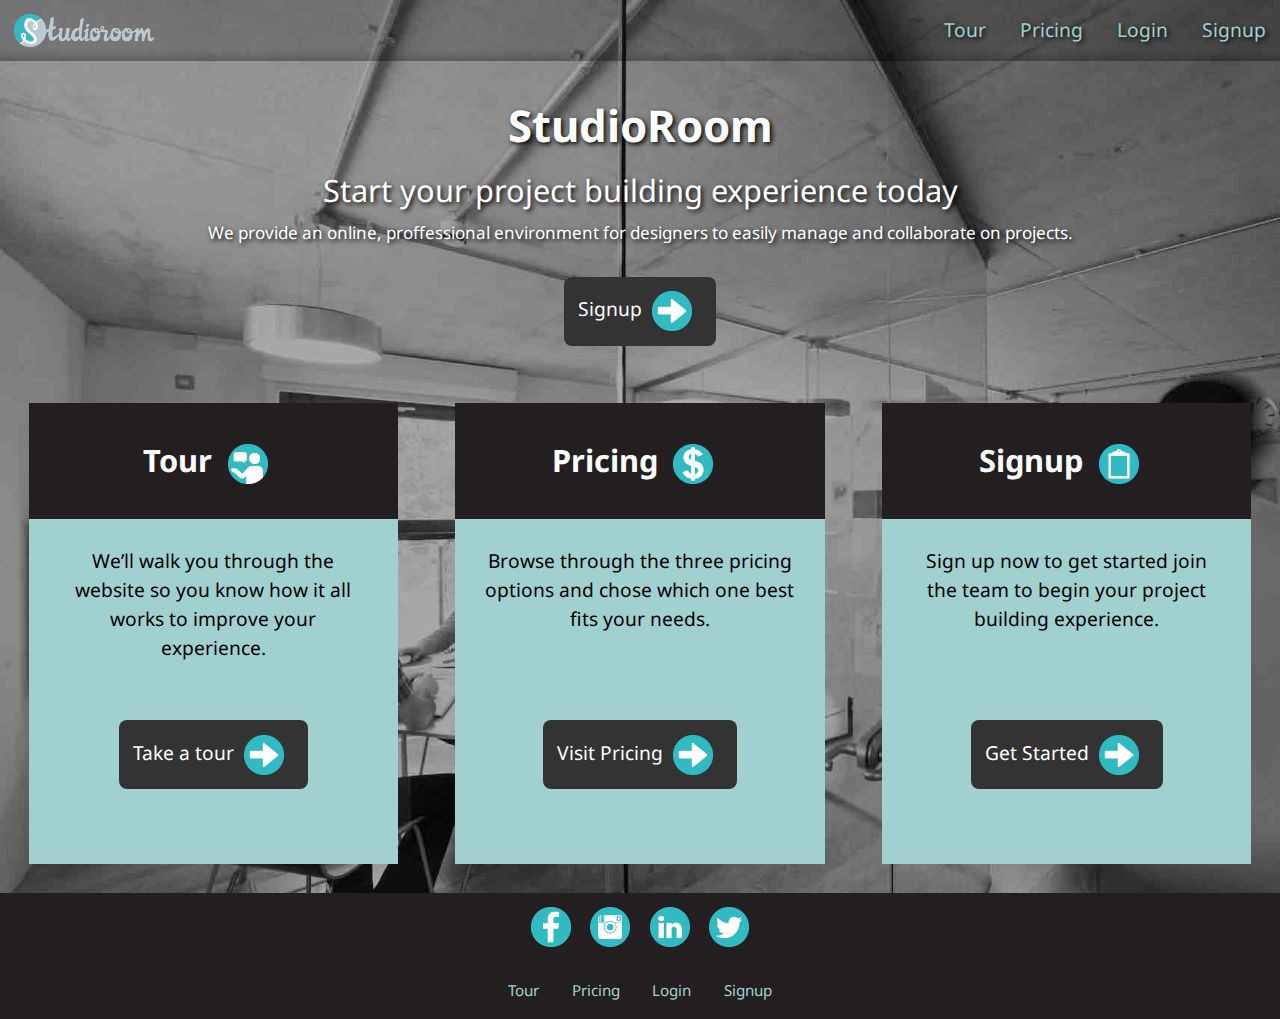
<file: index.html>
<!DOCTYPE html>
<html lang="en-ca">
<head>
    <meta charset="utf-8">
    <title>StudioRoom</title>
    <meta name="handheldfriendly" content="true">
    <meta name="mobileoptimized" content="240">
    <meta name="viewport" content="width=device-width,initial-scale=1">
    <link href='https://fonts.googleapis.com/css?family=Droid+Sans:400,700' rel='stylesheet' type='text/css'>
    <link href="css/modules.css" rel="stylesheet">
    <link href="css/grid.css" rel="stylesheet">
    <link href="css/type.css" rel="stylesheet">
    <link href="css/main.css" rel="stylesheet">
</head>
<body class="banner">

<ul class="skip-links">
  <li><a href="#main">Skip to main content</a></li>
  <li><a href="#nav">Skip to main navigation</a></li>
</ul>

<header class="darkdark" role="banner">
  <div class="grid grid-middle">
    <div class="unit xs-1-2 s-1-3 m-1-3 l-1-3 island-1-2">
      <a href="index.html"><img class="studioroom logo-btn-small" src="images/logo-icon.png" alt=""></a>
      <a href="index.html"><img class="studioroom logo-btn-large" src="images/logo.png" alt=""></a>
    </div>

    <div class="unit xs-1-2 s-2-3 m-2-3 l-2-3">
    <nav class="nav-top text-shadow" id="nav" role="navigation">
      <ol class="push-0 list-group">
        <li><a class="island-1-2" href="tour.html">Tour</a></li>
        <li><a class="island-1-2" href="pricing.html">Pricing</a></li>
        <li><a class="island-1-2" href="login.html">Login</a></li>
        <li><a class="island-1-2" href="signup.html">Signup</a></li>
      </ol>
    </nav>
  </div>
</div>
</header>

<main class="main-height" id="main" role="main">
<div class="island">
  <div class="text-center yotta island-quarter pad-t">
    <p class="push-0 text-shadow"><strong>StudioRoom</strong></p>
  </div>

  <div class="text-center peta push-0">
    <p class="push-0 text-shadow">Start your project building experience today</p>
  </div>
  <div class="text-center milli push">
    <p class="push-0 text-shadow">We provide an online, proffessional environment for designers to easily manage and collaborate on projects.</p>
  </div>
  <nav class="button text-center">
    <a class="island-1-2 btn" href="signup.html">Signup<img class="logo" src="images/btn-next.png" alt=""></a>
  </nav>
</div>

<div class="grid pad-t">
  <div class="unit unit-xs-1 unit-s-1 unit-m-1 unit-l-1-3 gutter push">
    <div class="grid grid-stretch">
      <div class="unit unit-xs-1 unit-s-1 unit-m-1-4 unit-l-1 gutter pad-t dark">
        <div class="">
          <a href="tour.html"><h2 class="bucket">Tour<img class="logo" src="images/btn-tour.png" alt=""></h2></a>
        </div>
      </div>

      <div class="unit unit-xs-1 unit-s-1 unit-m-1-2 unit-l-1 gutter pad-t a1d1cf box-text">
        <p class="push-0">We’ll walk you through the website so you know how it all works to improve your experience.</p>
      </div>
      <div class="unit unit-xs-1 unit-s-1 unit-m-1-4 unit-l-1 gutter pad-t a1d1cf box-text">
        <nav class="button text-center pad-b">
          <a class="island-1-2 btn" href="tour.html">Take a tour<img class="logo" src="images/btn-next.png" alt=""></a>
        </nav>
      </div>

    </div>
  </div>

  <div class="unit unit-xs-1 unit-s-1 unit-m-1 unit-l-1-3 gutter push box-middle">
    <div class="grid">
      <div class="unit unit-xs-1 unit-s-1 unit-m-1-4 unit-l-1 gutter pad-t dark">
        <div class="">
          <a href="pricing.html"><h2 class="bucket">Pricing<img class="logo" src="images/btn-pricing.png" alt=""></h2></a>
        </div>
      </div>
      <div class="unit unit-xs-1 unit-s-1 unit-m-1-2 unit-l-1 gutter pad-t a1d1cf box-text">
        <p class="push-0">Browse through the three pricing options and chose which one best fits your needs.</p>
      </div>
      <div class="unit unit-xs-1 unit-s-1 unit-m-1-4 unit-l-1 gutter pad-t a1d1cf box-text">
        <nav class="button text-center pad-b">
          <a class="island-1-2 btn" href="pricing.html">Visit Pricing<img class="logo" src="images/btn-next.png" alt=""></a>
        </nav>
      </div>

    </div>
  </div>

  <div class="unit unit-xs-1 unit-s-1 unit-m-1 unit-l-1-3 gutter push">
    <div class="grid">
      <div class="unit unit-xs-1 unit-s-1 unit-m-1-4 unit-l-1 gutter pad-t dark">
        <div class="">
          <a href="signup.html"><h2 class="bucket">Signup<img class="logo" src="images/btn-signup.png" alt=""></h2></a>
        </div>
      </div>
      <div class="unit unit-xs-1 unit-s-1 unit-m-1-2 unit-l-1 gutter pad-t a1d1cf box-text">
        <p class="push-0">Sign up now to get started join the team to begin your project building experience.</p>
      </div>
      <div class="unit unit-xs-1 unit-s-1 unit-m-1-4 unit-l-1 gutter pad-t a1d1cf box-text">
        <nav class="button text-center pad-b">
          <a class="island-1-2 btn" href="signup.html">Get Started<img class="logo" src="images/btn-next.png" alt=""></a>
        </nav>
      </div>

    </div>
  </div>
</div>
</main>

<footer class="dark micro" role="contentinfo">
  <div class="grid grid-middle">
    <div class="unit xs-1 s-1 m-1 l-1 island-1-2 text-center">
    <nav>
      <ol class="push-0 list-group list-group--inline">
        <li><a class="social" href="facebook.com"><img class="logo" src="images/btn-facebook.png" alt=""></a></li>
        <li><a class="social" href="instagram.com"><img class="logo" src="images/btn-instagram.png" alt=""></a></li>
        <li><a class="social" href="linkedin.com"><img class="logo" src="images/btn-linkedin.png" alt=""></a></li>
        <li><a class="social" href="twitter.com"><img class="logo" src="images/btn-twitter.png" alt=""></a></li>
      </ol>
    </nav>
  </div>
</div>

    <div class="grid grid-middle">
      <div class="unit xs-1 s-1 m-1 l-1 island-1-2 text-center">
      <nav class="">
        <ol class="push-0 list-group list-group--inline">
          <li><a class="island-1-2" href="tour.html">Tour</a></li>
          <li><a class="island-1-2" href="pricing.html">Pricing</a></li>
          <li><a class="island-1-2" href="login.html">Login</a></li>
          <li><a class="island-1-2" href="signup.html">Signup</a></li>
        </ol>
      </nav>
    </div>
  </div>
</footer>
</body>
</html>
</file>
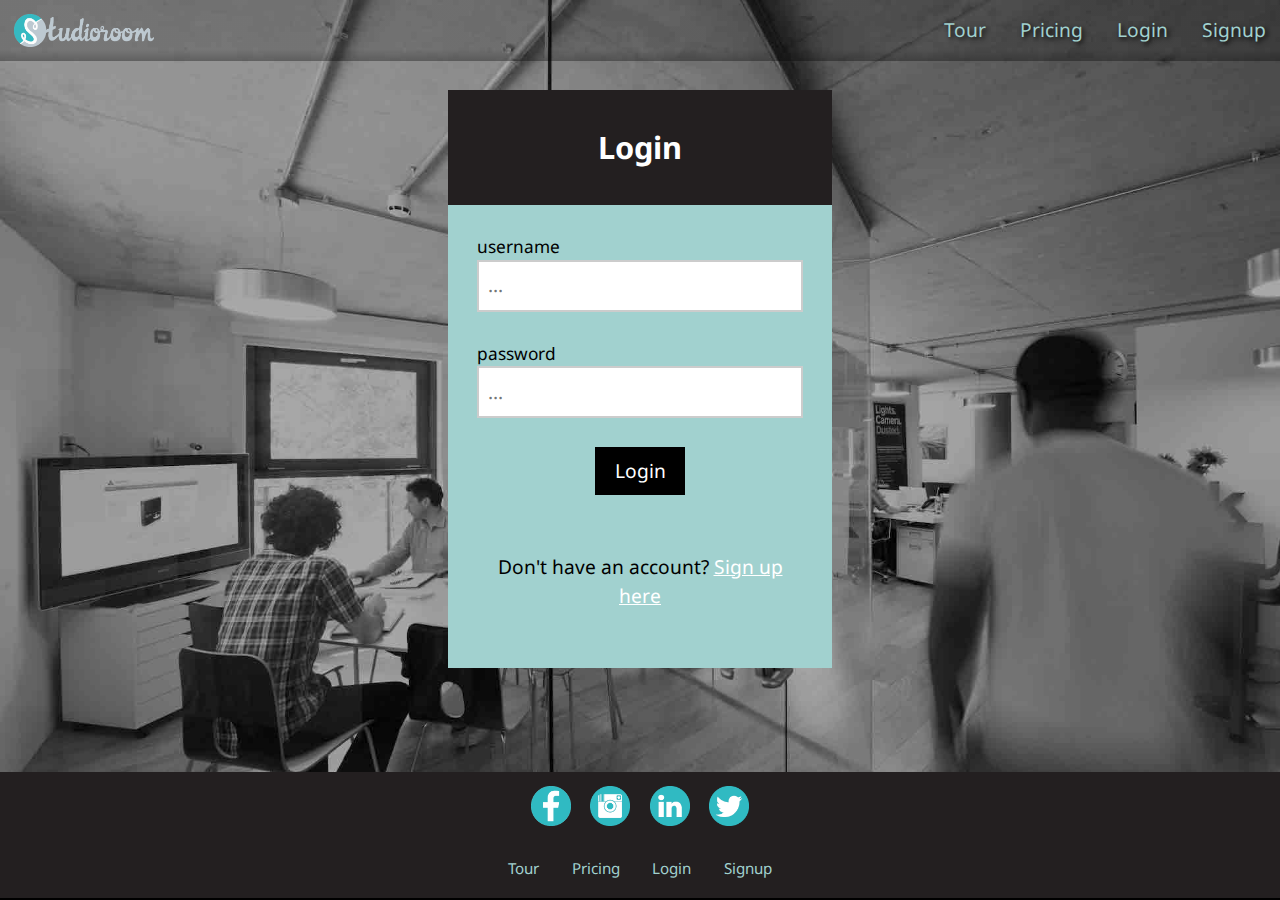
<file: login.html>
<!DOCTYPE html>
<html lang="en-ca">
<head>
    <meta charset="utf-8">
    <title>StudioRoom</title>
    <meta name="handheldfriendly" content="true">
    <meta name="mobileoptimized" content="240">
    <meta name="viewport" content="width=device-width,initial-scale=1">
    <link href='https://fonts.googleapis.com/css?family=Droid+Sans:400,700' rel='stylesheet' type='text/css'>
    <link href="css/modules.css" rel="stylesheet">
    <link href="css/grid.css" rel="stylesheet">
    <link href="css/type.css" rel="stylesheet">
    <link href="css/main.css" rel="stylesheet">
</head>
<body class="banner">

  <ul class="skip-links">
    <li><a href="#main">Skip to main content</a></li>
    <li><a href="#nav">Skip to main navigation</a></li>
  </ul>

  <header class="darkdark" role="banner">
    <div class="grid grid-middle">
      <div class="unit xs-1-2 s-1-3 m-1-3 l-1-3 island-1-2">
        <a href="index.html"><img class="studioroom logo-btn-small" src="images/logo-icon.png" alt=""></a>
        <a href="index.html"><img class="studioroom logo-btn-large" src="images/logo.png" alt=""></a>
      </div>

      <div class="unit xs-1-2 s-2-3 m-2-3 l-2-3">
      <nav class="nav-top text-shadow" id="nav" role="navigation">
        <ol class="push-0 list-group">
          <li><a class="island-1-2" href="tour.html">Tour</a></li>
          <li><a class="island-1-2" href="pricing.html">Pricing</a></li>
          <li><a class="island-1-2" href="login.html">Login</a></li>
          <li><a class="island-1-2" href="signup.html">Signup</a></li>
        </ol>
      </nav>
    </div>
  </div>
  </header>

<main class=" main-height" role="main">
  <form class="grid pad-t max-width">
    <div class="unit unit-xs-1 unit-s-1 unit-m-1 unit-l-1 push">
      <div class="grid a1d1cf">
        <div class="unit unit-xs-1 unit-s-1 unit-m-1 unit-l-1 gutter pad-t dark">
            <h2 class="white">Login</h2>
        </div>

        <div class="unit unit-xs-1 unit-s-1 unit-m-1 unit-l-1 gutter pad-t">
          <label for="name">username</label>
          <input id="name" name="name" required placeholder="...">
        </div>

        <div class="unit unit-xs-1 unit-s-1 unit-m-1 unit-l-1 gutter pad-t">
          <label for="password">password</label>
          <input id="password" type="password" name="password" required placeholder="...">
        </div>

        <div class="unit unit-xs-1 unit-s-1 unit-m-1 unit-l-1 gutter pad-t pad-b">
          <button type="submit">Login</button>
        </div>

        <div class="unit unit-xs-1 unit-s-1 unit-m-1 unit-l-1 gutter pad-t pad-b">
          <p>Don't have an account? <a class=signup-here href="signup.html">Sign up here</a></p>
        </div>
      </div>
    </div>
  </form>
</main>

<footer class="dark micro" role="contentinfo">
  <div class="grid grid-middle">
    <div class="unit xs-1 s-1 m-1 l-1 island-1-2 text-center">
    <nav>
      <ol class="push-0 list-group list-group--inline">
        <li><a class="social" href="facebook.com"><img class="logo" src="images/btn-facebook.png" alt=""></a></li>
        <li><a class="social" href="instagram.com"><img class="logo" src="images/btn-instagram.png" alt=""></a></li>
        <li><a class="social" href="linkedin.com"><img class="logo" src="images/btn-linkedin.png" alt=""></a></li>
        <li><a class="social" href="twitter.com"><img class="logo" src="images/btn-twitter.png" alt=""></a></li>
      </ol>
    </nav>
  </div>
</div>

    <div class="grid grid-middle">
      <div class="unit xs-1 s-1 m-1 l-1 island-1-2 text-center">
      <nav class="">
        <ol class="push-0 list-group list-group--inline">
          <li><a class="island-1-2" href="tour.html">Tour</a></li>
          <li><a class="island-1-2" href="pricing.html">Pricing</a></li>
          <li><a class="island-1-2" href="login.html">Login</a></li>
          <li><a class="island-1-2" href="signup.html">Signup</a></li>
        </ol>
      </nav>
    </div>
  </div>
</footer>
</body>
</html>
</file>
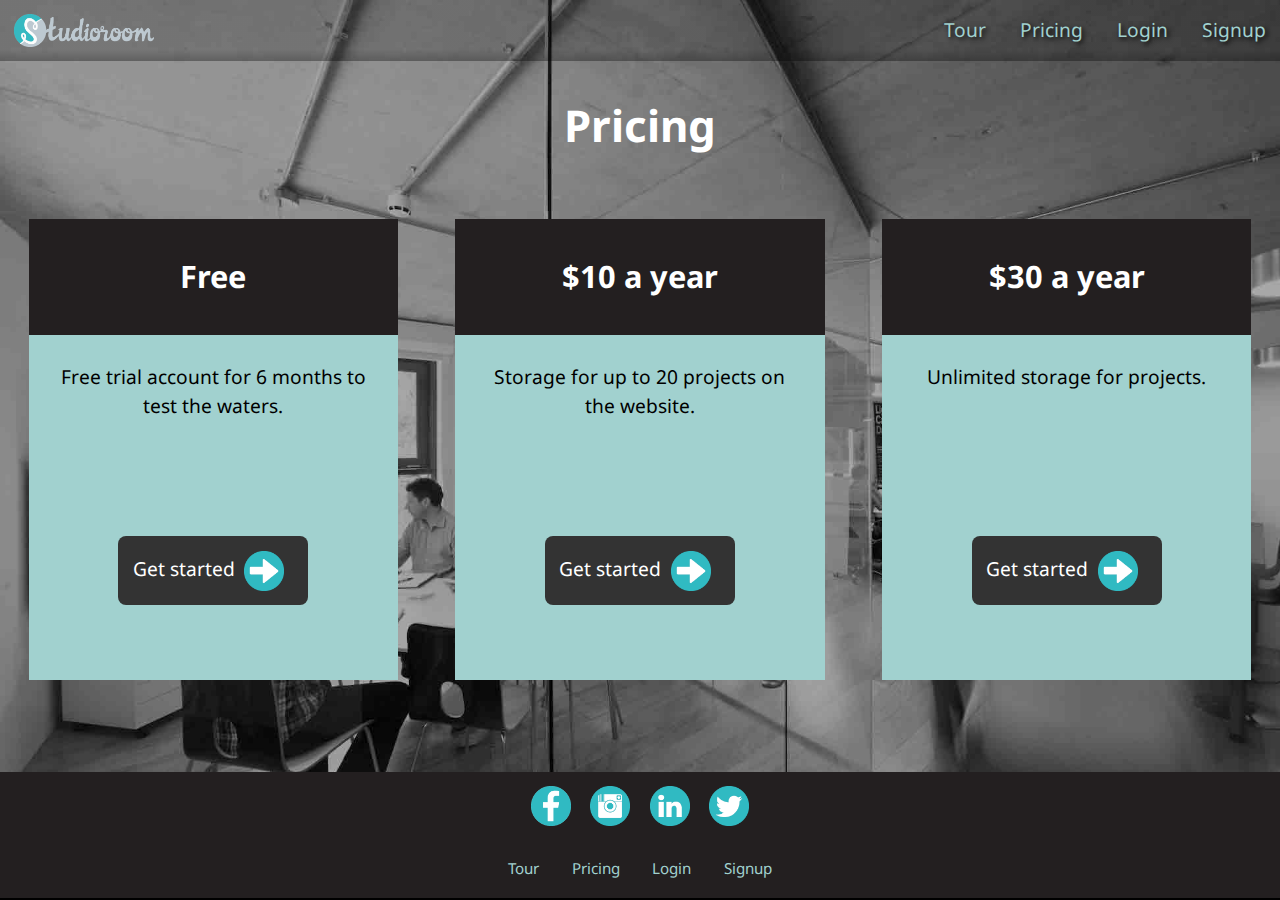
<file: pricing.html>
<!DOCTYPE html>
<html lang="en-ca">
<head>
    <meta charset="utf-8">
    <title>StudioRoom</title>
    <meta name="handheldfriendly" content="true">
    <meta name="mobileoptimized" content="240">
    <meta name="viewport" content="width=device-width,initial-scale=1">
    <link href='https://fonts.googleapis.com/css?family=Droid+Sans:400,700' rel='stylesheet' type='text/css'>
    <link href="css/modules.css" rel="stylesheet">
    <link href="css/grid.css" rel="stylesheet">
    <link href="css/type.css" rel="stylesheet">
    <link href="css/main.css" rel="stylesheet">
</head>
<body class="banner">

  <ul class="skip-links">
    <li><a href="#main">Skip to main content</a></li>
    <li><a href="#nav">Skip to main navigation</a></li>
  </ul>

  <header class="darkdark" role="banner">
    <div class="grid grid-middle">
      <div class="unit xs-1-2 s-1-3 m-1-3 l-1-3 island-1-2">
        <a href="index.html"><img class="studioroom logo-btn-small" src="images/logo-icon.png" alt=""></a>
        <a href="index.html"><img class="studioroom logo-btn-large" src="images/logo.png" alt=""></a>
      </div>

      <div class="unit xs-1-2 s-2-3 m-2-3 l-2-3">
      <nav class="nav-top text-shadow" id="nav" role="navigation">
        <ol class="push-0 list-group">
          <li><a class="island-1-2" href="tour.html">Tour</a></li>
          <li><a class="island-1-2" href="pricing.html">Pricing</a></li>
          <li><a class="island-1-2" href="login.html">Login</a></li>
          <li><a class="island-1-2" href="signup.html">Signup</a></li>
        </ol>
      </nav>
    </div>
  </div>
  </header>

<main class="main-height" role="main">
<div class="island">
  <div class="text-center yotta island-quarter pad-t">
    <p class="push-0"><strong>Pricing</strong></p>
  </div>
</div>


<div class="grid pad-t">
  <div class="unit unit-xs-1 unit-s-1 unit-m-1 unit-l-1-3 gutter push">
    <div class="grid">
      <div class="unit unit-xs-1 unit-s-1 unit-m-1-4 unit-l-1 gutter pad-t dark">
        <div class="">
          <h2 class="bucket">Free</h2>
        </div>
      </div>

      <div class="unit unit-xs-1 unit-s-1 unit-m-1-2 unit-l-1 gutter pad-t a1d1cf box-text">
        <p>Free trial account for 6 months to test the waters.</p>
      </div>

      <div class="unit unit-xs-1 unit-s-1 unit-m-1-4 unit-l-1 gutter pad-t a1d1cf box-text">
        <nav class="button text-center pad-b">
          <a class="island-1-2 btn" href="signup.html">Get started<img class="logo" src="images/btn-next.png" alt=""></a>
        </nav>
      </div>

    </div>
  </div>

  <div class="unit unit-xs-1 unit-s-1 unit-m-1 unit-l-1-3 gutter push">
    <div class="grid">
      <div class="unit unit-xs-1 unit-s-1 unit-m-1-4 unit-l-1 gutter pad-t dark">
        <div class="">
          <h2 class="bucket">$10 a year</h2>
        </div>
      </div>
      <div class="unit unit-xs-1 unit-s-1 unit-m-1-2 unit-l-1 gutter pad-t a1d1cf box-text">
        <p>Storage for up to 20 projects on the website.</p>
      </div>

      <div class="unit unit-xs-1 unit-s-1 unit-m-1-4 unit-l-1 gutter pad-t a1d1cf box-text">
        <nav class="button text-center pad-b">
          <a class="island-1-2 btn" href="signup.html">Get started<img class="logo" src="images/btn-next.png" alt=""></a>
        </nav>
      </div>

    </div>
  </div>

  <div class="unit unit-xs-1 unit-s-1 unit-m-1 unit-l-1-3 gutter push">
    <div class="grid">
      <div class="unit unit-xs-1 unit-s-1 unit-m-1-4 unit-l-1 gutter pad-t dark">
        <div class="">
          <h2 class="bucket">$30 a year</h2>
        </div>
      </div>
      <div class="unit unit-xs-1 unit-s-1 unit-m-1-2 unit-l-1 gutter pad-t a1d1cf box-text">
        <p>Unlimited storage for projects.</p>
      </div>
      <div class="unit unit-xs-1 unit-s-1 unit-m-1-4 unit-l-1 gutter pad-t a1d1cf box-text">
        <nav class="button text-center pad-b">
          <a class="island-1-2 btn" href="signup.html">Get started<img class="logo" src="images/btn-next.png" alt=""></a>
        </nav>
      </div>

    </div>
  </div>
</div>



</main>
<footer class="dark micro" role="contentinfo">
  <div class="grid grid-middle">
    <div class="unit xs-1 s-1 m-1 l-1 island-1-2 text-center">
    <nav>
      <ol class="push-0 list-group list-group--inline">
        <li><a class="social" href="facebook.com"><img class="logo" src="images/btn-facebook.png" alt=""></a></li>
        <li><a class="social" href="instagram.com"><img class="logo" src="images/btn-instagram.png" alt=""></a></li>
        <li><a class="social" href="linkedin.com"><img class="logo" src="images/btn-linkedin.png" alt=""></a></li>
        <li><a class="social" href="twitter.com"><img class="logo" src="images/btn-twitter.png" alt=""></a></li>
      </ol>
    </nav>
  </div>
</div>

    <div class="grid grid-middle">
      <div class="unit xs-1 s-1 m-1 l-1 island-1-2 text-center">
      <nav class="">
        <ol class="push-0 list-group list-group--inline">
          <li><a class="island-1-2" href="tour.html">Tour</a></li>
          <li><a class="island-1-2" href="pricing.html">Pricing</a></li>
          <li><a class="island-1-2" href="login.html">Login</a></li>
          <li><a class="island-1-2" href="signup.html">Signup</a></li>
        </ol>
      </nav>
    </div>
  </div>
</footer>
</body>
</html>
</file>
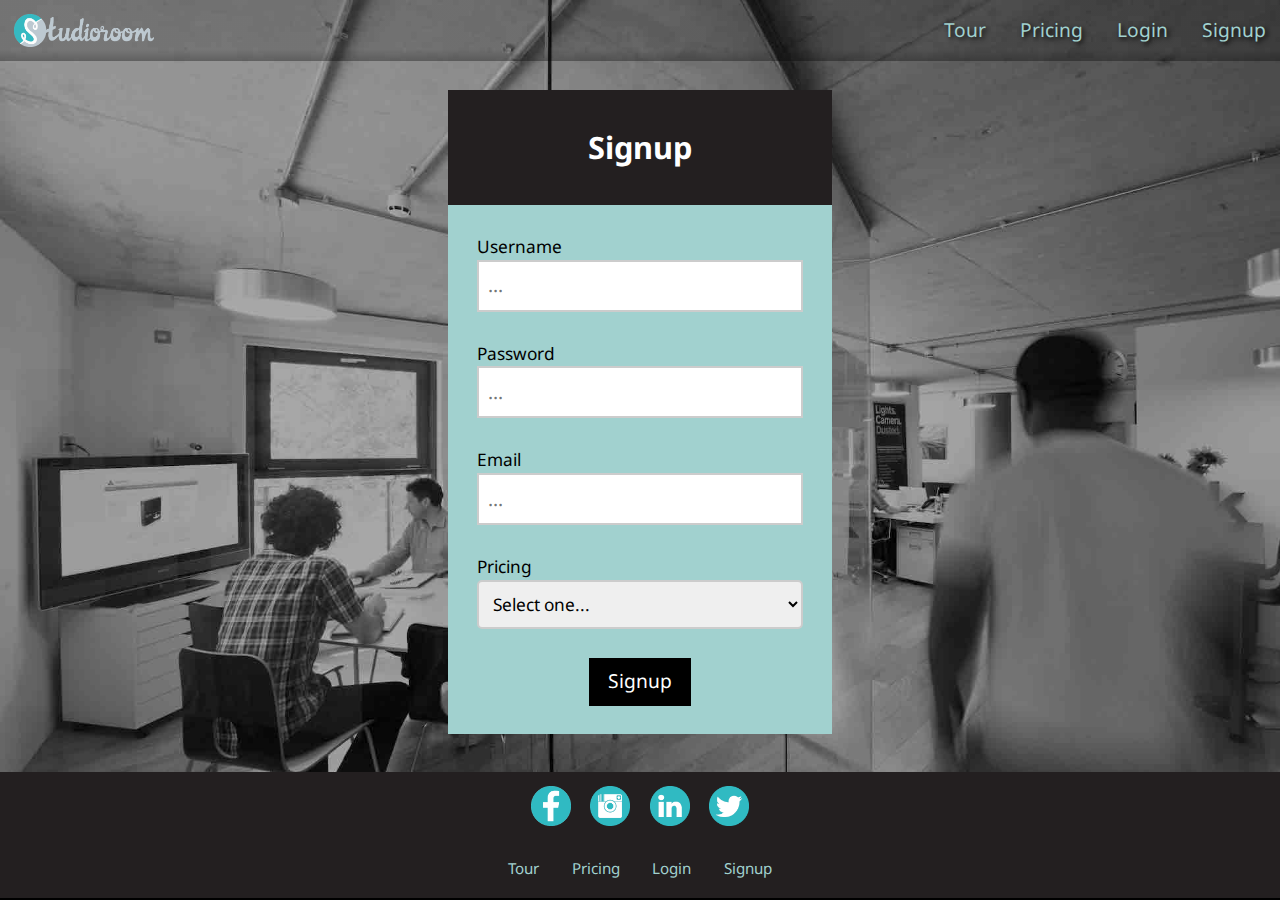
<file: signup.html>
<!DOCTYPE html>
<html lang="en-ca">
<head>
    <meta charset="utf-8">
    <title>StudioRoom</title>
    <meta name="handheldfriendly" content="true">
    <meta name="mobileoptimized" content="240">
    <meta name="viewport" content="width=device-width,initial-scale=1">
    <link href='https://fonts.googleapis.com/css?family=Droid+Sans:400,700' rel='stylesheet' type='text/css'>
    <link href="css/modules.css" rel="stylesheet">
    <link href="css/grid.css" rel="stylesheet">
    <link href="css/type.css" rel="stylesheet">
    <link href="css/main.css" rel="stylesheet">
</head>
<body class="banner">

  <ul class="skip-links">
    <li><a href="#main">Skip to main content</a></li>
    <li><a href="#nav">Skip to main navigation</a></li>
  </ul>

  <header class="darkdark" role="banner">
    <div class="grid grid-middle">
      <div class="unit xs-1-2 s-1-3 m-1-3 l-1-3 island-1-2">
        <a href="index.html"><img class="studioroom logo-btn-small" src="images/logo-icon.png" alt=""></a>
        <a href="index.html"><img class="studioroom logo-btn-large" src="images/logo.png" alt=""></a>
      </div>

      <div class="unit xs-1-2 s-2-3 m-2-3 l-2-3">
      <nav class="nav-top text-shadow" id="nav" role="navigation">
        <ol class="push-0 list-group">
          <li><a class="island-1-2" href="tour.html">Tour</a></li>
          <li><a class="island-1-2" href="pricing.html">Pricing</a></li>
          <li><a class="island-1-2" href="login.html">Login</a></li>
          <li><a class="island-1-2" href="signup.html">Signup</a></li>
        </ol>
      </nav>
    </div>
  </div>
  </header>

<main class="main-height" role="main">
<form action="https://formspree.io/tierney.s@live.com" method="post" class="grid pad-t max-width">
  <div class="unit unit-xs-1 unit-s-1 unit-m-1 unit-l-1 push">
    <div class="grid">
      <div class="unit unit-xs-1 unit-s-1 unit-m-1 unit-l-1 gutter pad-t dark">
          <h2 class="white">Signup</h2>
      </div>

      <div class="unit unit-xs-1 unit-s-1 unit-m-1 unit-l-1 gutter pad-t a1d1cf">
        <label for="name">Username</label>
        <input id="name" name="name" required placeholder="...">
      </div>

      <div class="unit unit-xs-1 unit-s-1 unit-m-1 unit-l-1 gutter pad-t a1d1cf">
        <label for="password">Password</label>
        <input id="password" type="password" name="password" required placeholder="...">
      </div>

      <div class="unit unit-xs-1 unit-s-1 unit-m-1 unit-l-1 gutter pad-t a1d1cf">
        <label for="email">Email</label>
        <input id="email" type="email" name="email" required placeholder="...">
      </div>

      <div class="unit unit-xs-1 unit-s-1 unit-m-1 unit-l-1 gutter pad-t a1d1cf">
          <label for="subject">Pricing</label>
          <select id="subject" name="_subject" required>
            <option selected>Select one...</option>
            <option>Free</option>
            <option>$10/year</option>
            <option>$30/year</option>
          </select>
      </div>

      <div class="unit unit-xs-1 unit-s-1 unit-m-1 unit-l-1 gutter pad-t pad-b a1d1cf">
        <button type="submit">Signup</button>
      </div>
      <input type="hidden" name="_next" value="https://sarahtierney.github.io/dsn1675-saas-website/thanks.hmtl">

</div>
  </div>
</form>

</main>
<footer class="dark micro" role="contentinfo">
  <div class="grid grid-middle">
    <div class="unit xs-1 s-1 m-1 l-1 island-1-2 text-center">
    <nav>
      <ol class="push-0 list-group list-group--inline">
        <li><a class="social" href="facebook.com"><img class="logo" src="images/btn-facebook.png" alt=""></a></li>
        <li><a class="social" href="instagram.com"><img class="logo" src="images/btn-instagram.png" alt=""></a></li>
        <li><a class="social" href="linkedin.com"><img class="logo" src="images/btn-linkedin.png" alt=""></a></li>
        <li><a class="social" href="twitter.com"><img class="logo" src="images/btn-twitter.png" alt=""></a></li>
      </ol>
    </nav>
  </div>
</div>

    <div class="grid grid-middle">
      <div class="unit xs-1 s-1 m-1 l-1 island-1-2 text-center">
      <nav class="">
        <ol class="push-0 list-group list-group--inline">
          <li><a class="island-1-2" href="tour.html">Tour</a></li>
          <li><a class="island-1-2" href="pricing.html">Pricing</a></li>
          <li><a class="island-1-2" href="login.html">Login</a></li>
          <li><a class="island-1-2" href="signup.html">Signup</a></li>
        </ol>
      </nav>
    </div>
  </div>
</footer>
</body>
</html>
</file>
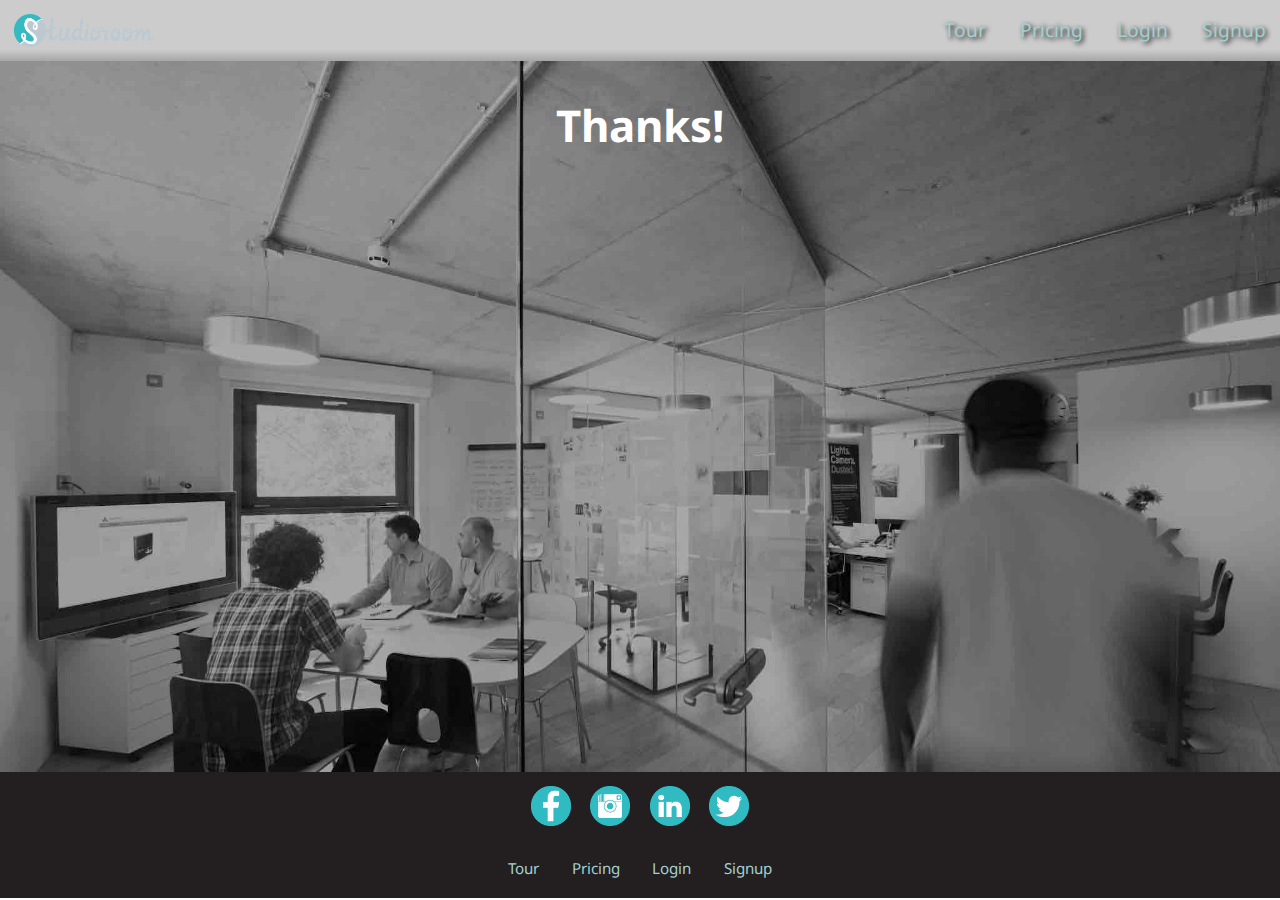
<file: thanks.html>
<!DOCTYPE html>
<html lang="en-ca">
<head>
    <meta charset="utf-8">
    <title>StudioRoom</title>
    <meta name="handheldfriendly" content="true">
    <meta name="mobileoptimized" content="240">
    <meta name="viewport" content="width=device-width,initial-scale=1">
    <link href='https://fonts.googleapis.com/css?family=Droid+Sans:400,700' rel='stylesheet' type='text/css'>
    <link href="css/modules.css" rel="stylesheet">
    <link href="css/grid.css" rel="stylesheet">
    <link href="css/type.css" rel="stylesheet">
    <link href="css/main.css" rel="stylesheet">
</head>
<body>

  <ul class="skip-links">
    <li><a href="#main">Skip to main content</a></li>
    <li><a href="#nav">Skip to main navigation</a></li>
  </ul>

  <header class="darkdark" role="banner">
    <div class="grid grid-middle">
      <div class="unit xs-1-2 s-1-3 m-1-3 l-1-3 island-1-2">
        <a href="index.html"><img class="studioroom logo-btn-small" src="images/logo-icon.png" alt=""></a>
        <a href="index.html"><img class="studioroom logo-btn-large" src="images/logo.png" alt=""></a>
      </div>

      <div class="unit xs-1-2 s-2-3 m-2-3 l-2-3">
      <nav class="nav-top text-shadow" id="nav" role="navigation">
        <ol class="push-0 list-group">
          <li><a class="island-1-2" href="tour.html">Tour</a></li>
          <li><a class="island-1-2" href="pricing.html">Pricing</a></li>
          <li><a class="island-1-2" href="login.html">Login</a></li>
          <li><a class="island-1-2" href="signup.html">Signup</a></li>
        </ol>
      </nav>
    </div>
  </div>
  </header>

<main class="banner main-height" role="main">

  <div class="island">
    <div class="text-center yotta island-quarter pad-t">
      <p class="push-0"><strong>Thanks!</strong></p>
    </div>
  </div>

</main>
<footer class="dark micro" role="contentinfo">
  <div class="grid grid-middle">
    <div class="unit xs-1 s-1 m-1 l-1 island-1-2 text-center">
    <nav>
      <ol class="push-0 list-group list-group--inline">
        <li><a class="social" href="facebook.com"><img class="logo" src="images/btn-facebook.png" alt=""></a></li>
        <li><a class="social" href="instagram.com"><img class="logo" src="images/btn-instagram.png" alt=""></a></li>
        <li><a class="social" href="linkedin.com"><img class="logo" src="images/btn-linkedin.png" alt=""></a></li>
        <li><a class="social" href="twitter.com"><img class="logo" src="images/btn-twitter.png" alt=""></a></li>
      </ol>
    </nav>
  </div>
</div>

    <div class="grid grid-middle">
      <div class="unit xs-1 s-1 m-1 l-1 island-1-2 text-center">
      <nav class="">
        <ol class="push-0 list-group list-group--inline">
          <li><a class="island-1-2" href="tour.html">Tour</a></li>
          <li><a class="island-1-2" href="pricing.html">Pricing</a></li>
          <li><a class="island-1-2" href="login.html">Login</a></li>
          <li><a class="island-1-2" href="signup.html">Signup</a></li>
        </ol>
      </nav>
    </div>
  </div>
</footer>
</body>
</html>
</file>
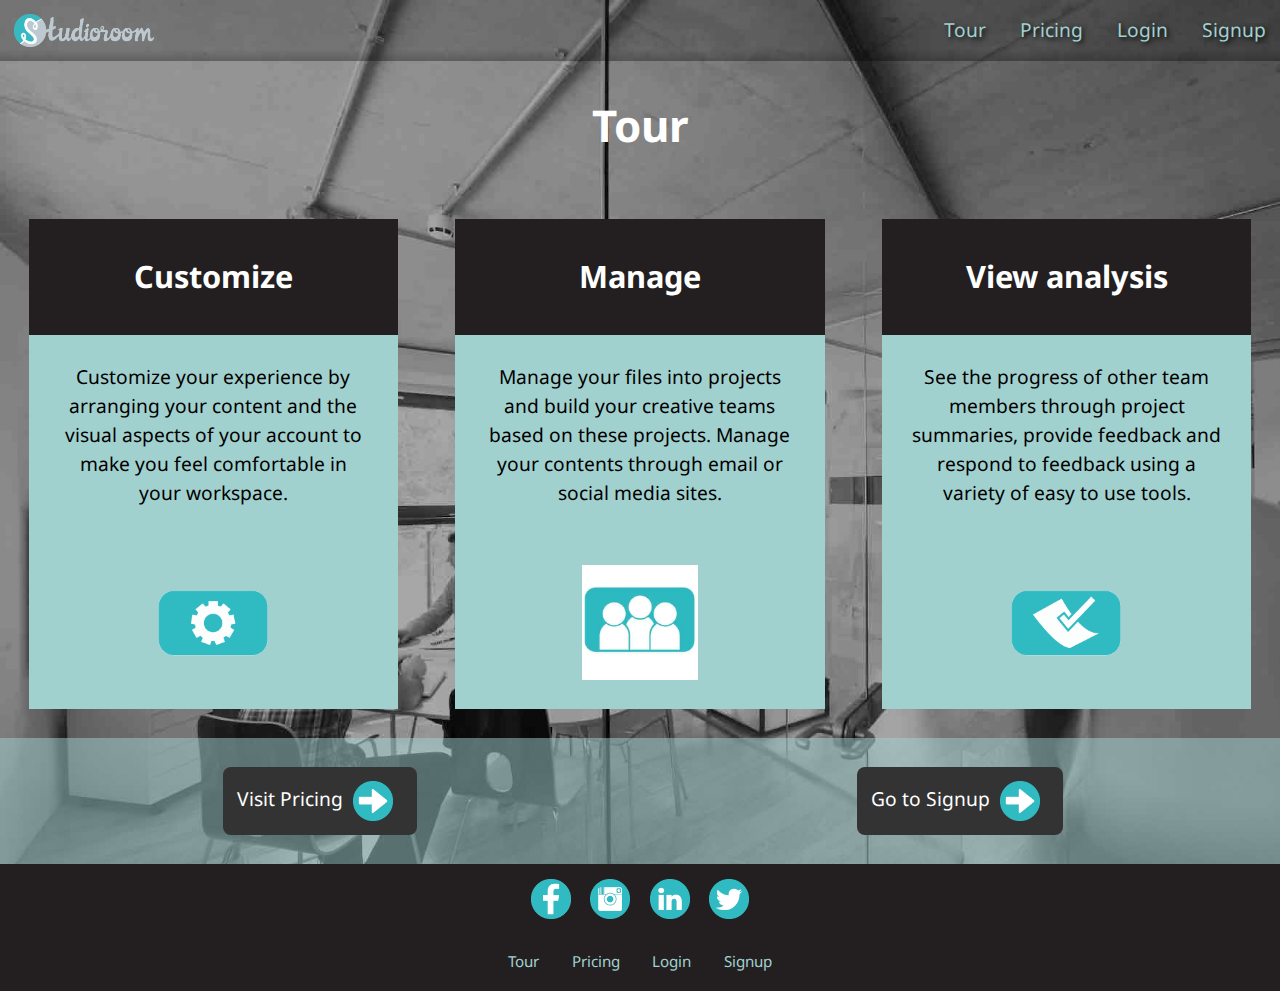
<file: tour.html>
<!DOCTYPE html>
<html lang="en-ca">
<head>
    <meta charset="utf-8">
    <title>StudioRoom</title>
    <meta name="handheldfriendly" content="true">
    <meta name="mobileoptimized" content="240">
    <meta name="viewport" content="width=device-width,initial-scale=1">
    <link href='https://fonts.googleapis.com/css?family=Droid+Sans:400,700' rel='stylesheet' type='text/css'>
    <link href="css/modules.css" rel="stylesheet">
    <link href="css/grid.css" rel="stylesheet">
    <link href="css/type.css" rel="stylesheet">
    <link href="css/main.css" rel="stylesheet">
</head>
<body class="banner">

  <ul class="skip-links">
    <li><a href="#main">Skip to main content</a></li>
    <li><a href="#nav">Skip to main navigation</a></li>
  </ul>

  <header class="darkdark" role="banner">
    <div class="grid grid-middle">
      <div class="unit xs-1-2 s-1-3 m-1-3 l-1-3 island-1-2">
        <a href="index.html"><img class="studioroom logo-btn-small" src="images/logo-icon.png" alt=""></a>
        <a href="index.html"><img class="studioroom logo-btn-large" src="images/logo.png" alt=""></a>
      </div>

      <div class="unit xs-1-2 s-2-3 m-2-3 l-2-3">
      <nav class="nav-top text-shadow" id="nav" role="navigation">
        <ol class="push-0 list-group">
          <li><a class="island-1-2" href="tour.html">Tour</a></li>
          <li><a class="island-1-2" href="pricing.html">Pricing</a></li>
          <li><a class="island-1-2" href="login.html">Login</a></li>
          <li><a class="island-1-2" href="signup.html">Signup</a></li>
        </ol>
      </nav>
    </div>
  </div>
  </header>

<main class=" main-height" role="main">
<div class="island">
  <div class="text-center yotta island-quarter pad-t">
    <p class="push-0"><strong>Tour</strong></p>
  </div>
</div>


<div class="grid pad-t">
  <div class="unit unit-xs-1 unit-s-1 unit-m-1 unit-l-1-3 gutter push">
    <div class="grid">
      <div class="unit unit-xs-1 unit-s-1 unit-m-1-4 unit-l-1 gutter pad-t dark">
        <div class="">
          <h2 class="bucket">Customize</h2>
        </div>
      </div>

      <div class="unit unit-xs-1 unit-s-1 unit-m-1-2 unit-l-1 gutter pad-t a1d1cf box-text">
        <p>Customize your experience by arranging your content and the visual aspects of your account to make you feel comfortable in your workspace.</p>
      </div>

      <div class="unit unit-xs-1 unit-s-1 unit-m-1-4 unit-l-1 gutter pad-t a1d1cf box-text">
        <div class=" pad-b">
          <img class="logo-big" src="images/gear.png" alt="">
        </div>
      </div>

    </div>
  </div>

  <div class="unit unit-xs-1 unit-s-1 unit-m-1 unit-l-1-3 gutter push">
    <div class="grid">
      <div class="unit unit-xs-1 unit-s-1 unit-m-1-4 unit-l-1 gutter pad-t dark">
        <div class="">
          <h2 class="bucket">Manage</h2>
        </div>
      </div>
      <div class="unit unit-xs-1 unit-s-1 unit-m-1-2 unit-l-1 gutter pad-t a1d1cf box-text">
        <p>Manage your files into projects and build your creative teams based on these projects. Manage your contents through email or social media sites.</p>
      </div>
      <div class="unit unit-xs-1 unit-s-1 unit-m-1-4 unit-l-1 gutter pad-t a1d1cf box-text">
        <div class=" pad-b">
          <img class="logo-big" src="images/people.png" alt="">
        </div>
      </div>

    </div>
  </div>

  <div class="unit unit-xs-1 unit-s-1 unit-m-1 unit-l-1-3 gutter push">
    <div class="grid">
      <div class="unit unit-xs-1 unit-s-1 unit-m-1-4 unit-l-1 gutter pad-t dark">
        <div class="">
          <h2 class="bucket">View analysis</h2>
        </div>
      </div>
      <div class="unit unit-xs-1 unit-s-1 unit-m-1-2 unit-l-1 gutter pad-t a1d1cf box-text">
        <p>See the progress of other team members through project summaries, provide feedback and respond to feedback using a variety of easy to use tools.</p>
      </div>
      <div class="unit unit-xs-1 unit-s-1 unit-m-1-4 unit-l-1 gutter pad-t a1d1cf box-text">
        <div class=" pad-b">
          <img class="logo-big" src="images/checkmark.png" alt="">
        </div>
      </div>

    </div>
  </div>
</div>


<div class="grid a1d1cf-transparent pad-b">
  <div class="unit unit-xs-1 unit-s-1 unit-m-1-2 unit-l-1-2 gutter pad-t">
    <div class="">
      <nav class="button text-center">
        <a class="island-1-2 btn" href="pricing.html">Visit Pricing<img class="logo" src="images/btn-next.png" alt=""></a>
      </nav>
    </div>
  </div>
  <div class="unit unit-xs-1 unit-s-1 unit-m-1-2 unit-l-1-2 gutter pad-t">
    <div class="">
      <nav class="button text-center">
        <a class="island-1-2 btn" href="signup.html">Go to Signup<img class="logo" src="images/btn-next.png" alt=""></a>
      </nav>
    </div>
  </div>
</div>


</main>
<footer class="dark micro" role="contentinfo">
  <div class="grid grid-middle">
    <div class="unit xs-1 s-1 m-1 l-1 island-1-2 text-center">
    <nav>
      <ol class="push-0 list-group list-group--inline">
        <li><a class="social" href="facebook.com"><img class="logo" src="images/btn-facebook.png" alt=""></a></li>
        <li><a class="social" href="instagram.com"><img class="logo" src="images/btn-instagram.png" alt=""></a></li>
        <li><a class="social" href="linkedin.com"><img class="logo" src="images/btn-linkedin.png" alt=""></a></li>
        <li><a class="social" href="twitter.com"><img class="logo" src="images/btn-twitter.png" alt=""></a></li>
      </ol>
    </nav>
  </div>
</div>

    <div class="grid grid-middle">
      <div class="unit xs-1 s-1 m-1 l-1 island-1-2 text-center">
      <nav class="">
        <ol class="push-0 list-group list-group--inline">
          <li><a class="island-1-2" href="tour.html">Tour</a></li>
          <li><a class="island-1-2" href="pricing.html">Pricing</a></li>
          <li><a class="island-1-2" href="login.html">Login</a></li>
          <li><a class="island-1-2" href="signup.html">Signup</a></li>
        </ol>
      </nav>
    </div>
  </div>
</footer>
</body>
</html>
</file>
<file: css/modules.css>
/*!
 * Modulifier || Code released under the UNLICENSE
 * Code under other copyrights & licenses listed below.
 * http://modulifier.web-dev.tools/#responsive;images;list-group;embed;media-object;icons;hidden;positioning;buttons;forms;accessibility;print
 */

@-moz-viewport { width: device-width; scale: 1; }
@-ms-viewport { width: device-width; scale: 1; }
@-o-viewport { width: device-width; scale: 1; }
@-webkit-viewport { width: device-width; scale: 1; }
@viewport { width: device-width; scale: 1; }

html {
  box-sizing: border-box;
  -moz-text-size-adjust: 100%;
  -ms-text-size-adjust: 100%;
  -webkit-text-size-adjust: 100%;
  text-size-adjust: 100%;
}

*, *::before, *::after {
  box-sizing: inherit;
}

body {
  margin: 0;
}

article, aside, details, figcaption, figure,
footer, header, main, menu, nav, section, summary {
  display: block;
}

audio, canvas, progress, video {
  display: inline-block;
  vertical-align: baseline;
}

template {
  display: none;
}

img {
  border: 0;
}

.img-flex {
  display: block;
  width: 100%;
}

svg:not(:root) {
  overflow: hidden;
}

svg {
  fill: currentColor;
  stroke: currentColor;
}

.image-replacement, .ir {
  overflow: hidden;
  direction: ltr;
  text-align: left;
  text-indent: 100%;
  white-space: nowrap;
}

.list-group {
  padding-left: 0;
  list-style-type: none;
}

.list-group > dd {
  margin-left: 0;
}

.list-group--inline::before,
.list-group--inline::after {
  content: "";
  display: table;
}

.list-group--inline::after {
  clear: both;
}

.list-group--inline > li {
  display: inline-block;
}

.list-group--inline > dt {
  clear: left;
  float: left;
  width: 11em;
}

.list-group--inline > dd {
  float: left;
  min-width: 12em;
}

.embed {
  margin-left: 0;
  margin-right: 0;
  overflow: hidden;
  position: relative;
  width: 100%;
}

.embed--1by1 {
  padding-top: 100%; /* Square */
}

.embed--4by3 {
  padding-top: 75%; /* Traditional TV/computer screens */
}

.embed--iso216 {
  padding-top: 70.92%; /* A-standard paper sizes */
}

.embed--3by2 {
  padding-top: 66.6%; /* Classic 35 mm film & most digital photos, landscape */
}

.embed--2by3 {
  padding-top: 150%; /* Classic 35 mm film & most digital photos, portrait */
}

.embed--golden {
  padding-top: 61.8%; /* The Golden Ratio */
}

.embed--16by9 {
  padding-top: 56.25%; /* HD TV */
}

.embed--185by100 {
  padding-top: 54.05%; /* Common widescreen cinema */
}

.embed--24by10 {
  padding-top: 41.667%; /* Widescreen cinema: 2.4:1 */;
}

.embed--3by1 {
  padding-top: 33.3333%; /* Panorama photos */
}

.embed--4by1 {
  padding-top: 25%; /* Polyvision */
}

.embed__item {
  height: 100%;
  left: 0;
  position: absolute;
  top: 0;
  width: 100%;
}

.media {
  overflow: hidden;
}

.media__img {
  float: left;
}

.media__img--reversed {
  float: right;
}

.media__img--stacked {
  float: none;
}

.media__body {
  overflow: hidden;
  min-width: 12em; /* Slightly less than 200px, responsiveness built in */
}

.icon {
  display: inline-block;
  position: relative;
  background: transparent none no-repeat center center;
  background-size: contain;
  vertical-align: middle;
}

.i--16 {
  height: 16px;
  width: 16px;
}

.i--18 {
  height: 18px;
  width: 18px;
}

.i--24 {
  height: 24px;
  width: 24px;
}

.i--32 {
  height: 32px;
  width: 32px;
}

.i--48 {
  height: 48px;
  width: 48px;
}

.i--64 {
  height: 64px;
  width: 64px;
}

.icon svg {
  left: 0;
  height: 100%;
  position: absolute;
  top: 0;
  width: 100%;
}

.icon-label {
  vertical-align: middle;
}

.icon-link, .icon-link:hover {
  text-decoration: none;
}

[hidden], .hidden {
  display: none;
  visibility: hidden;
}

.visually-hidden {
  height: 1px;
  margin: -1px;
  overflow: hidden;
  padding: 0;
  position: absolute;
  width: 1px;
  border: 0;
  clip: rect(0 0 0 0);
}

.visually-hidden.focusable:active, .visually-hidden.focusable:focus {
  height: auto;
  margin: 0;
  overflow: visible;
  position: static;
  width: auto;
  clip: auto;
}

.invisible {
  visibility: hidden;
}

.truncate {
  max-width: 100%;
  overflow: hidden;
  width: 100%;
  text-overflow: ellipsis;
  white-space: nowrap;
}

.scrollable {
  max-width: 100%;
  overflow-x: auto;
  overflow-y: hidden;
  -webkit-overflow-scrolling: touch;
}

.center {
  margin-left: auto;
  margin-right: auto;
}

.clearfix::before, .clearfix::after {
  content: "";
  display: table;
}

.clearfix::after {
  clear: both;
}

.left {
  float: left;
}

.right {
  float: right;
}

.inline {
  display: inline;
}

.block {
  display: block;
}

.inline-block, .ib {
  display: inline-block;
}

.valign-top {
  vertical-align: top;
}

.valign-bottom {
  vertical-align: bottom;
}

.valign-middle {
  vertical-align: middle;
}

.fixed {
  position: fixed;
}

.relative {
  position: relative;
}

.absolute {
  position: absolute;
}

.static {
  position: static;
}

.zindex-1 {
  z-index: 1;
}

.zindex-2 {
  z-index: 2;
}

.zindex-3 {
  z-index: 3;
}

.pin-top-left, .pin-tl {
  top: 0;
  left: 0;
}

.pin-top-right, .pin-tr {
  top: 0;
  right: 0;
}

.pin-bottom-left, .pin-bl {
  bottom: 0;
  left: 0;
}

.pin-bottom-right, .pin-br {
  bottom: 0;
  right: 0;
}

.width-quarter, .w-1-4 {
  width: 25%;
}

.width-half, .w-1-2 {
  width: 50%;
}

.width-full, .w-1 {
  width: 100%;
}

.link-box {
  display: block;
  text-decoration: none;
}

.btn {
  display: inline-block;
  padding: 0.375em 0.75em 0.42em;
  background-color: #333;
  border-radius: 8px;
  border: 0;
  color: #fff;
  text-decoration: none;
}

.btn:hover {
  background-color: #000;
  color: #fff;
}

.btn--light {
  background-color: #e2e2e2;
  color: #000;
}

.btn--light:hover {
  background-color: #666;
  color: #fff;
}

.btn--ghost {
  background-color: transparent;
  border: 3px solid #333;
  color: #000;
}

.btn--ghost:hover {
  border-color: #000;
}

label, .label-block {
  display: block;
  cursor: pointer;
}

input[type="checkbox"] + label,
input[type="radio"] + label,
.label-inline {
  display: inline-block;
}

/*!
 * (c) Nicolas Gallagher and Jonathan Neal of Normalize.css || MIT License
 *     https://necolas.github.io/normalize.css/
 */

button, input, optgroup, select, textarea {
  color: inherit;
  font: inherit;
  margin: 0;
}

button {
  overflow: visible;
}

button,
select {
  text-transform: none;
}

button,
html input[type="button"],
input[type="reset"],
input[type="submit"] {
  -webkit-appearance: button;
  cursor: pointer;
}

button[disabled],
html input[disabled] {
  cursor: default;
}

button::-moz-focus-inner,
input::-moz-focus-inner {
  border: 0;
  padding: 0;
}

input[type="checkbox"],
input[type="radio"] {
  padding: 0;
}

input[type="number"]::-webkit-inner-spin-button,
input[type="number"]::-webkit-outer-spin-button {
  height: auto;
}

input[type="search"] {
  -webkit-appearance: textfield;
}

input[type="search"]::-webkit-search-cancel-button,
input[type="search"]::-webkit-search-decoration {
  -webkit-appearance: none;
}

fieldset {
  border: 1px solid;
}

legend {
  border: 0;
  padding: 0;
}

textarea {
  overflow: auto;
}

optgroup {
  font-weight: bold;
}

/*! End Normalize.css code */

a:hover, a:active {
  outline: none;
}

a:focus, [tabindex="0"]:focus,
input:focus, textarea:focus, button:focus {
  outline: 3px solid limegreen;
  outline-offset: 3px;
}

.skip-links {
  margin: 0;
  padding: 0;
  list-style-type: none;
}

.skip-links a {
  padding: 0.5em 0.75em;
  position: absolute;
  top: -10em;
  z-index: 10000; /* To make sure they're always on top */
  background-color: #000;
  color: #fff;
  font-size: 1.125rem;
  font-weight: bold;
  text-decoration: none;
}

.skip-links a:focus {
  top: 0;
}

.print-only {
  display: none;
  visibility: hidden;
}

@media print {

  .no-print {
    display: none;
    visibility: hidden;
  }

  .print-only {
    display: block;
    visibility: visible;
  }

  /*!
   * (c) HTML5 Boilerplate || MIT License
   *     https://html5boilerplate.com/
   */

  *, *:before, *:after, *:first-letter, *:first-line {
    background: none transparent !important;
    color: #000 !important;
    box-shadow: none !important;
    text-shadow: none !important;
  }

  a, a:visited {
    text-decoration: underline;
  }

  a[href]:after {
    content: " (" attr(href) ")";
  }

  abbr[title]:after {
    content: " (" attr(title) ")";
  }

  a[href^="#"]:after,
  a[href^="javascript:"]:after {
    content: "";
  }

  pre, blockquote {
    page-break-inside: avoid;
  }

  thead {
    display: table-header-group;
  }

  tr, img {
    page-break-inside: avoid;
  }

  p, h1, h2, h3, h4, h5, h6 {
    orphans: 3;
    widows: 3;
  }

  h1, h2, h3, h4, h5, h6 {
    page-break-after: avoid;
  }

  /*! End HTML5 Boilerplate code */
}
</file>
<file: css/grid.css>
/*
  Gridifier || Code released under the UNLICENSE
  http://gridifier.web-dev.tools/#xs,4,0,0,0;s,4,25,0,0;m,4,38,1,1;l,4,60,1,1
*/

.grid {
  margin: 0;
  padding: 0;
  letter-spacing: -0.31em;
  text-rendering: optimizespeed;
  display: -webkit-flex;
  -webkit-flex-flow: row wrap;
  display: -ms-flexbox;
  -ms-flex-flow: row wrap;
  display: flex;
  flex-flow: row wrap;
}

.grid-bottom {
  -webkit-align-items: flex-end;
  -ms-align-items: flex-end;
  align-items: flex-end;
}

.grid-middle {
  -webkit-align-items: center;
  -ms-align-items: center;
  align-items: center;
}

.grid-stretch {
  -webkit-align-items: stretch;
  -ms-align-items: stretch;
  align-items: stretch;
}

.opera-only :-o-prefocus, .grid {
  word-spacing: -0.43em;
}

.unit {
  letter-spacing: normal;
  text-rendering: auto;
  vertical-align: top;
  word-spacing: normal;
  display: inline-block;
  visibility: visible;
}

.grid-bottom .unit {
  vertical-align: bottom;
}

.grid-middle .unit {
  vertical-align: middle;
}

[class*="unit-push-"],
[class*="unit-pull-"] {
  position: relative;
}

.unit-xs-hidden {
  display: none;
  visibility: hidden;
}

.unit-xs-centered {
  margin: 0 auto;
}

.unit-xs-1, .xs-1 {
  display: block;
  visibility: visible;
  width: 100%;
}

.unit-xs-1-2, .xs-1-2 {
  width: 50.0000%;
}

.unit-xs-1-3, .xs-1-3 {
  width: 33.3333%;
}

.unit-xs-2-3, .xs-2-3 {
  width: 66.6667%;
}

.unit-xs-1-4, .xs-1-4 {
  width: 25.0000%;
}

.unit-xs-3-4, .xs-3-4 {
  width: 75.0000%;
}

.unit-xs-1-2,.xs-1-2,.unit-xs-1-3,.xs-1-3,.unit-xs-2-3,.xs-2-3,.unit-xs-1-4,.xs-1-4,.unit-xs-3-4,.xs-3-4 {
  display: inline-block;
  visibility: visible;
}

@media only screen and (min-width: 25em) {

.unit-s-hidden {
  display: none;
  visibility: hidden;
}

.unit-s-centered {
  margin: 0 auto;
}

.unit-s-1, .s-1 {
  display: block;
  visibility: visible;
  width: 100%;
}

.unit-s-1-2, .s-1-2 {
  width: 50.0000%;
}

.unit-s-1-3, .s-1-3 {
  width: 33.3333%;
}

.unit-s-2-3, .s-2-3 {
  width: 66.6667%;
}

.unit-s-1-4, .s-1-4 {
  width: 25.0000%;
}

.unit-s-3-4, .s-3-4 {
  width: 75.0000%;
}

.unit-s-1-2,.s-1-2,.unit-s-1-3,.s-1-3,.unit-s-2-3,.s-2-3,.unit-s-1-4,.s-1-4,.unit-s-3-4,.s-3-4 {
  display: inline-block;
  visibility: visible;
}

}

@media only screen and (min-width: 38em) {

.unit-m-hidden {
  display: none;
  visibility: hidden;
}

.unit-m-centered {
  margin: 0 auto;
}

.unit-m-1, .m-1 {
  display: block;
  visibility: visible;
  width: 100%;
}

.unit-offset-m-0 {
  margin-left: 0;
}

.unit-push-m-0,
.unit-pull-m-0 {
  left: 0;
}

.unit-m-1-2, .m-1-2 {
  width: 50.0000%;
}

.unit-offset-m-1-2 {
  margin-left: 50.0000%;
}

.unit-push-m-1-2 {
  left: 50.0000%;
}

.unit-pull-m-1-2 {
  left: -50.0000%;
}

.unit-m-1-3, .m-1-3 {
  width: 33.3333%;
}

.unit-offset-m-1-3 {
  margin-left: 33.3333%;
}

.unit-push-m-1-3 {
  left: 33.3333%;
}

.unit-pull-m-1-3 {
  left: -33.3333%;
}

.unit-m-2-3, .m-2-3 {
  width: 66.6667%;
}

.unit-offset-m-2-3 {
  margin-left: 66.6667%;
}

.unit-push-m-2-3 {
  left: 66.6667%;
}

.unit-pull-m-2-3 {
  left: -66.6667%;
}

.unit-m-1-4, .m-1-4 {
  width: 25.0000%;
}

.unit-offset-m-1-4 {
  margin-left: 25.0000%;
}

.unit-push-m-1-4 {
  left: 25.0000%;
}

.unit-pull-m-1-4 {
  left: -25.0000%;
}

.unit-m-3-4, .m-3-4 {
  width: 75.0000%;
}

.unit-offset-m-3-4 {
  margin-left: 75.0000%;
}

.unit-push-m-3-4 {
  left: 75.0000%;
}

.unit-pull-m-3-4 {
  left: -75.0000%;
}

.unit-m-1-2,.m-1-2,.unit-m-1-3,.m-1-3,.unit-m-2-3,.m-2-3,.unit-m-1-4,.m-1-4,.unit-m-3-4,.m-3-4 {
  display: inline-block;
  visibility: visible;
}

}

@media only screen and (min-width: 60em) {

.unit-l-hidden {
  display: none;
  visibility: hidden;
}

.unit-l-centered {
  margin: 0 auto;
}

.unit-l-1, .l-1 {
  display: block;
  visibility: visible;
  width: 100%;
}

.unit-offset-l-0 {
  margin-left: 0;
}

.unit-push-l-0,
.unit-pull-l-0 {
  left: 0;
}

.unit-l-1-2, .l-1-2 {
  width: 50.0000%;
}

.unit-offset-l-1-2 {
  margin-left: 50.0000%;
}

.unit-push-l-1-2 {
  left: 50.0000%;
}

.unit-pull-l-1-2 {
  left: -50.0000%;
}

.unit-l-1-3, .l-1-3 {
  width: 33.3333%;
}

.unit-offset-l-1-3 {
  margin-left: 33.3333%;
}

.unit-push-l-1-3 {
  left: 33.3333%;
}

.unit-pull-l-1-3 {
  left: -33.3333%;
}

.unit-l-2-3, .l-2-3 {
  width: 66.6667%;
}

.unit-offset-l-2-3 {
  margin-left: 66.6667%;
}

.unit-push-l-2-3 {
  left: 66.6667%;
}

.unit-pull-l-2-3 {
  left: -66.6667%;
}

.unit-l-1-4, .l-1-4 {
  width: 25.0000%;
}

.unit-offset-l-1-4 {
  margin-left: 25.0000%;
}

.unit-push-l-1-4 {
  left: 25.0000%;
}

.unit-pull-l-1-4 {
  left: -25.0000%;
}

.unit-l-3-4, .l-3-4 {
  width: 75.0000%;
}

.unit-offset-l-3-4 {
  margin-left: 75.0000%;
}

.unit-push-l-3-4 {
  left: 75.0000%;
}

.unit-pull-l-3-4 {
  left: -75.0000%;
}

.unit-l-1-2,.l-1-2,.unit-l-1-3,.l-1-3,.unit-l-2-3,.l-2-3,.unit-l-1-4,.l-1-4,.unit-l-3-4,.l-3-4 {
  display: inline-block;
  visibility: visible;
}

}

.unit-content-distribute {
  display: -ms-flexbox;
  display: -webkit-flex;
  display: flex;
  -ms-flex-direction: column;
  -webkit-flex-direction: column;
  flex-direction: column;
  -ms-flex-pack: justify;
  -webkit-justify-content: space-between;
  justify-content: space-between;
}

.content-fill {
  -ms-flex-grow: 2;
  -webkit-flex-grow: 2;
  flex-grow: 2;
  max-width: 100%; /* @bugfix: IE 10, 11 */
}

.content-shrink {
  -ms-align-self: center;
  -webkit-align-self: center;
  align-self: center;
}
</file>
<file: css/type.css>
/*
  Typografier || Code released under the UNLICENSE
  http://typografier.web-dev.tools/#0,100,1.3,1.067;38,110,1.4,1.125;60,120,1.5,1.125;90,130,1.5,1.125
*/

html {
  font-size: 100%;
  line-height: 1.3;
}

a {
  background-color: transparent;
}

sub, sup {
  font-size: 75%;
  line-height: 1px;
  position: relative;
  vertical-align: baseline;
}

sup {
  top: -0.5em;
}

sub {
  bottom: -0.25em;
}

pre, code, kbd, samp {
  font-size: 100%;
}

abbr[title] {
  border-bottom: 1px dotted;
  text-decoration: none;
}

b, strong {
  font-weight: bold;
}

dfn, caption {
  font-style: italic;
}

hr {
  border: 0;
  border-top: 1px solid;
  height: 0;
}

table {
  border-collapse: collapse;
  border-spacing: 0;
  width: 100%;
}

th, td {
  border-bottom: 1px solid;
  text-align: left;
}

thead th {
  vertical-align: bottom;
}

.text-left {
  text-align: left;
}

.text-right {
  text-align: right;
}

.text-center {
  text-align: center;
}

.normal {
  font-weight: normal;
}

.bold {
  font-weight: bold;
}

.italic {
  font-style: italic;
}

.text-upper {
  text-transform: uppercase;
}

.text-lower {
  text-transform: lowercase;
}

h1, h2, h3, h4, h5, h6,
p, ul, ol, dl, dd, figure,
blockquote, details, hr,
fieldset, pre, table {
  margin: 0 0 1.3rem;
}

.yotta {
  font-size: 1.5745rem;
  line-height: 1.6513;
}

.zetta {
  font-size: 1.4757rem;
  line-height: 1.7619;
}

h1, .exa {
  font-size: 1.3830rem;
  line-height: 1.8800;
}

h2, .peta {
  font-size: 1.2962rem;
  line-height: 1.0030;
}

h3, .tera {
  font-size: 1.2148rem;
  line-height: 1.0702;
}

h4, .giga {
  font-size: 1.1385rem;
  line-height: 1.1419;
}

h5, .mega {
  font-size: 1.0670rem;
  line-height: 1.2184;
}

h6, .kilo, input, textarea {
  font-size: 1.0000rem;
  line-height: 1.3000;
}

small, .milli {
  font-size: 0.9372rem;
  line-height: 1.3871;
}

.micro {
  font-size: 0.8784rem;
  line-height: 1.4800;
}

.push {
  margin-bottom: 1.3rem;
}

.push-none, .push-0 {
  margin-bottom: 0;
}

.push-double, .push-2 {
  margin-bottom: 2.6000rem;
}

.push-half, .push-1-2 {
  margin-bottom: 0.6500rem;
}

.push-quarter, .push-1-4 {
  margin-bottom: 0.3250rem;
}

.push-right-quarter, .push-r-1-4 {
  margin-right: 0.3250rem;
}

.push-right-half, .push-r-1-2 {
  margin-right: 0.6500rem;
}

.push-right, .push-r {
  margin-right: 1.3rem;
}

.pad-top, .pad-t {
  padding-top: 1.3rem;
}

.pad-bottom, .pad-b {
  padding-bottom: 1.3rem;
}

.pad-top-double, .pad-t-2 {
  padding-top: 2.6000rem;
}

.pad-bottom-double, .pad-b-2 {
  padding-bottom: 2.6000rem;
}

.pad-top-half, .pad-t-1-2 {
  padding-top: 0.6500rem;
}

.pad-bottom-half, .pad-b-1-2 {
  padding-bottom: 0.6500rem;
}

.pad-top-quarter, .pad-t-1-4 {
  padding-top: 0.3250rem;
}

.pad-bottom-quarter, .pad-b-1-4 {
  padding-bottom: 0.3250rem;
}

.island {
  padding: 1.3rem;
}

.island-double, .island-2 {
  padding: 2.6000rem;
}

.island-half, .island-1-2 {
  padding: 0.6500rem;
}

.island-quarter, .island-1-4,
td, th, fieldset {
  padding: 0.3250rem;
}

.gutter {
  padding-left: 1.3rem;
  padding-right: 1.3rem;
}

.gutter-double, .gutter-2 {
  padding-left: 2.6000rem;
  padding-right: 2.6000rem;
}

.gutter-half, .gutter-1-2 {
  padding-left: 0.6500rem;
  padding-right: 0.6500rem;
}

.gutter-quarter, .gutter-1-4 {
  padding-left: 0.3250rem;
  padding-right: 0.3250rem;
}

@media only screen and (min-width: 38em) {

html {
  font-size: 110%;
  line-height: 1.4;
}

h1, h2, h3, h4, h5, h6,
p, ul, ol, dl, dd, figure,
blockquote, details, hr,
fieldset, pre, table {
  margin: 0 0 1.4rem;
}

.yotta {
  font-size: 2.2807rem;
  line-height: 1.2277;
}

.zetta {
  font-size: 2.0273rem;
  line-height: 1.3812;
}

h1, .exa {
  font-size: 1.8020rem;
  line-height: 1.5538;
}

h2, .peta {
  font-size: 1.6018rem;
  line-height: 1.7480;
}

h3, .tera {
  font-size: 1.4238rem;
  line-height: 1.9665;
}

h4, .giga {
  font-size: 1.2656rem;
  line-height: 1.1062;
}

h5, .mega {
  font-size: 1.1250rem;
  line-height: 1.2444;
}

h6, .kilo, input, textarea {
  font-size: 1.0000rem;
  line-height: 1.4000;
}

small, .milli {
  font-size: 0.8889rem;
  line-height: 1.5750;
}

.micro {
  font-size: 0.7901rem;
  line-height: 1.7719;
}

.push {
  margin-bottom: 1.4rem;
}

.push-none, .push-0 {
  margin-bottom: 0;
}

.push-double, .push-2 {
  margin-bottom: 2.8000rem;
}

.push-half, .push-1-2 {
  margin-bottom: 0.7000rem;
}

.push-quarter, .push-1-4 {
  margin-bottom: 0.3500rem;
}

.push-right-quarter, .push-r-1-4 {
  margin-right: 0.3500rem;
}

.push-right-half, .push-r-1-2 {
  margin-right: 0.7000rem;
}

.push-right, .push-r {
  margin-right: 1.4rem;
}

.pad-top, .pad-t {
  padding-top: 1.4rem;
}

.pad-bottom, .pad-b {
  padding-bottom: 1.4rem;
}

.pad-top-double, .pad-t-2 {
  padding-top: 2.8000rem;
}

.pad-bottom-double, .pad-b-2 {
  padding-bottom: 2.8000rem;
}

.pad-top-half, .pad-t-1-2 {
  padding-top: 0.7000rem;
}

.pad-bottom-half, .pad-b-1-2 {
  padding-bottom: 0.7000rem;
}

.pad-top-quarter, .pad-t-1-4 {
  padding-top: 0.3500rem;
}

.pad-bottom-quarter, .pad-b-1-4 {
  padding-bottom: 0.3500rem;
}

.island {
  padding: 1.4rem;
}

.island-double, .island-2 {
  padding: 2.8000rem;
}

.island-half, .island-1-2 {
  padding: 0.7000rem;
}

.island-quarter, .island-1-4,
td, th, fieldset {
  padding: 0.3500rem;
}

.gutter {
  padding-left: 1.4rem;
  padding-right: 1.4rem;
}

.gutter-double, .gutter-2 {
  padding-left: 2.8000rem;
  padding-right: 2.8000rem;
}

.gutter-half, .gutter-1-2 {
  padding-left: 0.7000rem;
  padding-right: 0.7000rem;
}

.gutter-quarter, .gutter-1-4 {
  padding-left: 0.3500rem;
  padding-right: 0.3500rem;
}

}

@media only screen and (min-width: 60em) {

html {
  font-size: 120%;
  line-height: 1.5;
}

h1, h2, h3, h4, h5, h6,
p, ul, ol, dl, dd, figure,
blockquote, details, hr,
fieldset, pre, table {
  margin: 0 0 1.5rem;
}

.yotta {
  font-size: 2.2807rem;
  line-height: 1.3154;
}

.zetta {
  font-size: 2.0273rem;
  line-height: 1.4798;
}

h1, .exa {
  font-size: 1.8020rem;
  line-height: 1.6648;
}

h2, .peta {
  font-size: 1.6018rem;
  line-height: 1.8729;
}

h3, .tera {
  font-size: 1.4238rem;
  line-height: 1.0535;
}

h4, .giga {
  font-size: 1.2656rem;
  line-height: 1.1852;
}

h5, .mega {
  font-size: 1.1250rem;
  line-height: 1.3333;
}

h6, .kilo, input, textarea {
  font-size: 1.0000rem;
  line-height: 1.5000;
}

small, .milli {
  font-size: 0.8889rem;
  line-height: 1.6875;
}

.micro {
  font-size: 0.7901rem;
  line-height: 1.8984;
}

.push {
  margin-bottom: 1.5rem;
}

.push-none, .push-0 {
  margin-bottom: 0;
}

.push-double, .push-2 {
  margin-bottom: 3.0000rem;
}

.push-half, .push-1-2 {
  margin-bottom: 0.7500rem;
}

.push-quarter, .push-1-4 {
  margin-bottom: 0.3750rem;
}

.push-right-quarter, .push-r-1-4 {
  margin-right: 0.3750rem;
}

.push-right-half, .push-r-1-2 {
  margin-right: 0.7500rem;
}

.push-right, .push-r {
  margin-right: 1.5rem;
}

.pad-top, .pad-t {
  padding-top: 1.5rem;
}

.pad-bottom, .pad-b {
  padding-bottom: 1.5rem;
}

.pad-top-double, .pad-t-2 {
  padding-top: 3.0000rem;
}

.pad-bottom-double, .pad-b-2 {
  padding-bottom: 3.0000rem;
}

.pad-top-half, .pad-t-1-2 {
  padding-top: 0.7500rem;
}

.pad-bottom-half, .pad-b-1-2 {
  padding-bottom: 0.7500rem;
}

.pad-top-quarter, .pad-t-1-4 {
  padding-top: 0.3750rem;
}

.pad-bottom-quarter, .pad-b-1-4 {
  padding-bottom: 0.3750rem;
}

.island {
  padding: 1.5rem;
}

.island-double, .island-2 {
  padding: 3.0000rem;
}

.island-half, .island-1-2 {
  padding: 0.7500rem;
}

.island-quarter, .island-1-4,
td, th, fieldset {
  padding: 0.3750rem;
}

.gutter {
  padding-left: 1.5rem;
  padding-right: 1.5rem;
}

.gutter-double, .gutter-2 {
  padding-left: 3.0000rem;
  padding-right: 3.0000rem;
}

.gutter-half, .gutter-1-2 {
  padding-left: 0.7500rem;
  padding-right: 0.7500rem;
}

.gutter-quarter, .gutter-1-4 {
  padding-left: 0.3750rem;
  padding-right: 0.3750rem;
}

}

@media only screen and (min-width: 90em) {

html {
  font-size: 130%;
  line-height: 1.5;
}

h1, h2, h3, h4, h5, h6,
p, ul, ol, dl, dd, figure,
blockquote, details, hr,
fieldset, pre, table {
  margin: 0 0 1.5rem;
}

.yotta {
  font-size: 2.2807rem;
  line-height: 1.3154;
}

.zetta {
  font-size: 2.0273rem;
  line-height: 1.4798;
}

h1, .exa {
  font-size: 1.8020rem;
  line-height: 1.6648;
}

h2, .peta {
  font-size: 1.6018rem;
  line-height: 1.8729;
}

h3, .tera {
  font-size: 1.4238rem;
  line-height: 1.0535;
}

h4, .giga {
  font-size: 1.2656rem;
  line-height: 1.1852;
}

h5, .mega {
  font-size: 1.1250rem;
  line-height: 1.3333;
}

h6, .kilo, input, textarea {
  font-size: 1.0000rem;
  line-height: 1.5000;
}

small, .milli {
  font-size: 0.8889rem;
  line-height: 1.6875;
}

.micro {
  font-size: 0.7901rem;
  line-height: 1.8984;
}

.push {
  margin-bottom: 1.5rem;
}

.push-none, .push-0 {
  margin-bottom: 0;
}

.push-double, .push-2 {
  margin-bottom: 3.0000rem;
}

.push-half, .push-1-2 {
  margin-bottom: 0.7500rem;
}

.push-quarter, .push-1-4 {
  margin-bottom: 0.3750rem;
}

.push-right-quarter, .push-r-1-4 {
  margin-right: 0.3750rem;
}

.push-right-half, .push-r-1-2 {
  margin-right: 0.7500rem;
}

.push-right, .push-r {
  margin-right: 1.5rem;
}

.pad-top, .pad-t {
  padding-top: 1.5rem;
}

.pad-bottom, .pad-b {
  padding-bottom: 1.5rem;
}

.pad-top-double, .pad-t-2 {
  padding-top: 3.0000rem;
}

.pad-bottom-double, .pad-b-2 {
  padding-bottom: 3.0000rem;
}

.pad-top-half, .pad-t-1-2 {
  padding-top: 0.7500rem;
}

.pad-bottom-half, .pad-b-1-2 {
  padding-bottom: 0.7500rem;
}

.pad-top-quarter, .pad-t-1-4 {
  padding-top: 0.3750rem;
}

.pad-bottom-quarter, .pad-b-1-4 {
  padding-bottom: 0.3750rem;
}

.island {
  padding: 1.5rem;
}

.island-double, .island-2 {
  padding: 3.0000rem;
}

.island-half, .island-1-2 {
  padding: 0.7500rem;
}

.island-quarter, .island-1-4,
td, th, fieldset {
  padding: 0.3750rem;
}

.gutter {
  padding-left: 1.5rem;
  padding-right: 1.5rem;
}

.gutter-double, .gutter-2 {
  padding-left: 3.0000rem;
  padding-right: 3.0000rem;
}

.gutter-half, .gutter-1-2 {
  padding-left: 0.7500rem;
  padding-right: 0.7500rem;
}

.gutter-quarter, .gutter-1-4 {
  padding-left: 0.3750rem;
  padding-right: 0.3750rem;
}

}
</file>
<file: css/main.css>
html {
  font-family: 'Droid Sans', sans-serif;
}

a {
  text-decoration: none;
}

nav a {
  color: #a1d1cf;
  text-decoration: none;
}

nav a:hover {
  background-color: #a1d1cf;
  color: #fff;
  border-radius: 0.25em;
}

.login {
  color: #ffffff;
  padding: 0.5rem 2rem 0.5rem 2rem;
  background-color: #000000;
  border-radius: 0.25em;
}

.text-shadow {
  text-shadow: 2px 2px 5px #000000;

}

.efefef {
  background-color: #efefef;
}

.e2e2e2 {
  background-color: #e2e2e2;
  color: #000;
}

.cccccc {
  background-color: #cccccc;
}

.bg-231f20 {
  background-color: #231f20;
}

.dark {
  background-color: #231f20;
}


.darkdark {
  background-color: #231f20;
background: linear-gradient(to bottom, rgba(0,0,0,0.2) 0%,rgba(0,0,0,0.2) 81%,rgba(0,0,0,0.35) 100%);
}


.bucket {
  color: #ffffff;
}

.white {
  color: #ffffff;
}

.signup {
  background-color: #ffffff;
}

.tiny {
  color: #cccccc;
}

.black {
  color: #000000;
}

.a1d1cf {
  background-color: #a1d1cf;
  color: #000;
}

.a1d1cf-transparent {
  background-color: #a1d1cf;
  color: #000;
background: linear-gradient(to bottom, rgba(161,209,207,0.5) 0%,rgba(161,209,207,0.5) 100%);
}


.banner {
  background-image: url(../images/background.jpg);
  background-size: cover;
  background-color: #000;
  background-repeat: no-repeat;
  text-align: center;
  color: white;
}

.text-left {
  text-align: left;
}

label {
  display: block;
  cursor: pointer;
  text-align: left;
  font-size: 0.9rem;
}

input + label {
  display: inline;
}

input {
border-radius: 0px;
background-color: white;
font-size: 1rem;
border: 2px solid #cccccc;
padding: 0.5em;
width: 100%;
}

select {
  width: 100%;
  font-size: 0.9rem;
  padding: 10px;
  border: 2px solid #cccccc;
  border-radius: 5px;
}

button {
  font-size: 1rem;
  color: white;
  padding: 0.5em 1em 0.5em 1em;
  border: none;
  background-color: black;
}

.signup-here {
  color: #ffffff;
  text-decoration: underline;
}

.logo {
  max-width: 40px;
  vertical-align: middle;
  margin: 0 0.5em 0;
}

.logo-big {
  padding: 0;
  max-width: 6em;
  vertical-align: middle;
  margin: 0 0.5em 0;
}

.studioroom {
  max-width: 60px;
}

.logo-btn-large {
  display: none;
}
.logo-btn-small {
  display: inline-block;
}

.logo-btn-small {
  margin: 0em;
}

.social:hover {
  background-color: transparent;
}

@media only screen and (min-width: 24em) {
 .nav-top li {
  display: inline-block;
  }
  .nav-top {
    text-align: right;
  }

.grid-signup {
  margin: 0;
}


}


@media only screen and (min-width: 35em) {
h1 {
  text-align: left;
}

.max-width {
  max-width: 20rem;
  margin-right: auto;
  margin-left: auto;
}


}

@media only screen and (min-width: 38em) {
  .logo {
    text-align: left;
  }

.bucket {
  text-align: center;
}

.max-width {
  max-width: 20rem;
  margin-right: auto;
  margin-left: auto;
}
.studioroom {
  max-width: 100px;
}

.logo-btn-large {
  display: block;
}
.logo-btn-small {
  display: none;
}

}

@media only screen and (min-width: 60em) {
.box-text {
  min-height: 9em;
}

.main-height {
  min-height: 37em;
}

.studioroom {
  max-width: 140px;
}
}
</file>
